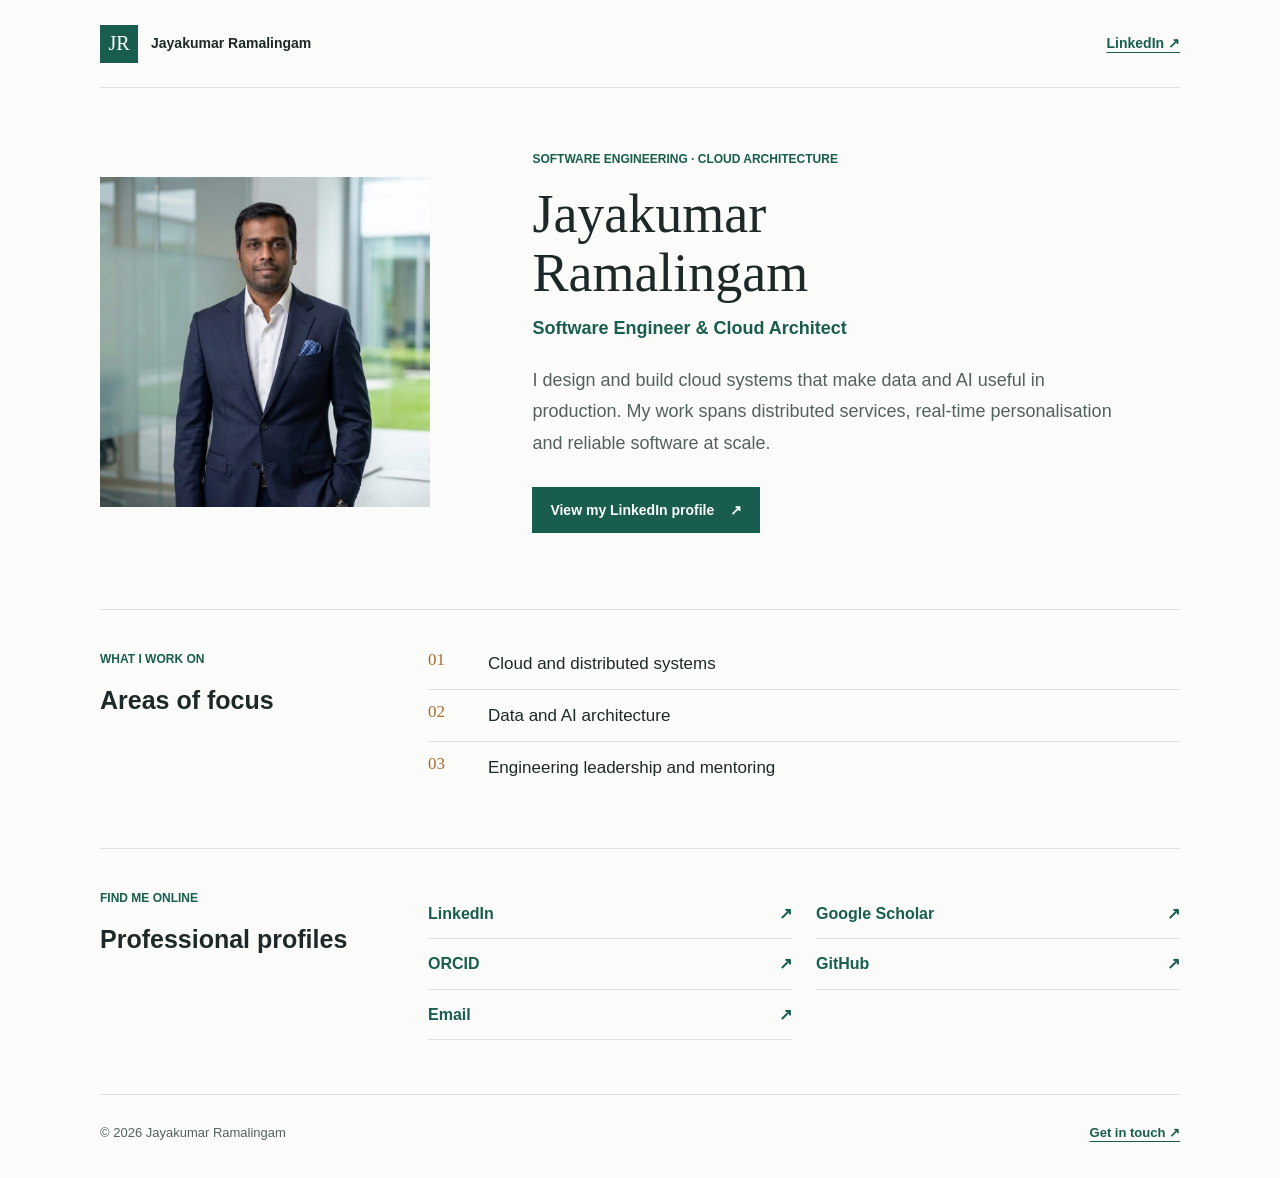
<file: index.html>
<!doctype html>
<html lang="en">
  <head>
    <meta charset="utf-8">
    <meta name="viewport" content="width=device-width, initial-scale=1">
    <meta name="robots" content="noindex, nofollow, noarchive, nosnippet">
    <title>Jayakumar Ramalingam | Software Engineer &amp; Cloud Architect</title>
    <meta name="description" content="Jayakumar Ramalingam is a software engineer and cloud architect working on dependable cloud, data and AI systems.">
    <link rel="canonical" href="https://jayakumarramalingam.com/">
    <meta property="og:type" content="profile">
    <meta property="og:site_name" content="Jayakumar Ramalingam">
    <meta property="og:title" content="Jayakumar Ramalingam | Software Engineer &amp; Cloud Architect">
    <meta property="og:description" content="Cloud architecture, data platforms and practical AI systems.">
    <meta property="og:url" content="https://jayakumarramalingam.com/">
    <meta property="og:image" content="https://jayakumarramalingam.com/assets/profile/jay-full.jpeg">
    <meta property="og:image:alt" content="Portrait of Jayakumar Ramalingam">
    <meta name="twitter:card" content="summary">
    <link rel="icon" href="favicon.svg" type="image/svg+xml">
    <link rel="stylesheet" href="style.css?v=20261007">
  </head>
  <body>
    <a class="skip-link" href="#main">Skip to content</a>
    <header class="site-header wrap">
      <a class="brand" href="/" aria-label="Jayakumar Ramalingam, home"><span class="monogram" aria-hidden="true">JR</span><span>Jayakumar Ramalingam</span></a>
      <a class="header-link" href="https://www.linkedin.com/in/jayakumarramalingam/" target="_blank" rel="noopener noreferrer">LinkedIn <span aria-hidden="true">↗</span></a>
    </header>

    <main id="main" class="wrap">
      <section class="introduction" aria-labelledby="name">
        <img class="portrait" src="assets/profile/jay-full.jpeg" width="945" height="1112" alt="Jayakumar Ramalingam" fetchpriority="high">
        <div class="introduction-copy">
          <p class="eyebrow">Software engineering · Cloud architecture</p>
          <h1 id="name">Jayakumar<br>Ramalingam</h1>
          <p class="role">Software Engineer &amp; Cloud Architect</p>
          <p class="summary">I design and build cloud systems that make data and AI useful in production. My work spans distributed services, real-time personalisation and reliable software at scale.</p>
          <a class="primary-link" href="https://www.linkedin.com/in/jayakumarramalingam/" target="_blank" rel="noopener noreferrer">View my LinkedIn profile <span aria-hidden="true">↗</span></a>
        </div>
      </section>

      <section class="focus" aria-labelledby="focus-title">
        <div class="section-label"><p class="eyebrow">What I work on</p><h2 id="focus-title">Areas of focus</h2></div>
        <ul>
          <li><span class="focus-number">01</span><span>Cloud and distributed systems</span></li>
          <li><span class="focus-number">02</span><span>Data and AI architecture</span></li>
          <li><span class="focus-number">03</span><span>Engineering leadership and mentoring</span></li>
        </ul>
      </section>

      <section class="elsewhere" aria-labelledby="elsewhere-title">
        <div class="section-label"><p class="eyebrow">Find me online</p><h2 id="elsewhere-title">Professional profiles</h2></div>
        <nav class="social-links" aria-label="Professional profiles">
          <a href="https://www.linkedin.com/in/jayakumarramalingam/" target="_blank" rel="noopener noreferrer">LinkedIn <span aria-hidden="true">↗</span></a>
          <a href="https://scholar.google.com/citations?user=TAICrQcAAAAJ" target="_blank" rel="noopener noreferrer">Google Scholar <span aria-hidden="true">↗</span></a>
          <a href="https://orcid.org/0009-0007-9823-3097" target="_blank" rel="noopener noreferrer">ORCID <span aria-hidden="true">↗</span></a>
          <a href="https://github.com/jayakumar-ramalingam/" target="_blank" rel="noopener noreferrer">GitHub <span aria-hidden="true">↗</span></a>
          <a href="mailto:Jayakumar.ramalingam@ieee.org">Email <span aria-hidden="true">↗</span></a>
        </nav>
      </section>
    </main>

    <footer class="site-footer wrap"><span>© 2026 Jayakumar Ramalingam</span><a href="mailto:Jayakumar.ramalingam@ieee.org">Get in touch <span aria-hidden="true">↗</span></a></footer>
  </body>
</html>
</file>
<file: style.css>
:root {
  color-scheme: light;
  --ink: #1d2928;
  --muted: #53615d;
  --green: #185d4e;
  --gold: #a86b31;
  --line: #dce2de;
  --paper: #fbfcfa;
  font-family: Arial, Helvetica, sans-serif;
  color: var(--ink);
  background: var(--paper);
}

* { box-sizing: border-box; }
html { scroll-behavior: smooth; }
body { margin: 0; min-width: 300px; line-height: 1.6; }
a { color: var(--green); text-underline-offset: 4px; }
a:hover { text-decoration-thickness: 2px; }
a:focus-visible { outline: 3px solid var(--gold); outline-offset: 4px; }
.wrap { width: min(1080px, calc(100% - 48px)); margin-inline: auto; }
.skip-link { position: absolute; top: -100px; left: 20px; z-index: 10; padding: 10px 16px; background: white; }
.skip-link:focus { top: 12px; }

.site-header { display: flex; justify-content: space-between; align-items: center; gap: 24px; min-height: 88px; border-bottom: 1px solid var(--line); }
.brand { display: inline-flex; align-items: center; gap: 13px; color: var(--ink); text-decoration: none; font-size: 14px; font-weight: 700; }
.monogram { display: grid; place-items: center; width: 38px; height: 38px; background: var(--green); color: white; font: 20px Georgia, serif; }
.header-link { font-size: 14px; font-weight: 700; white-space: nowrap; }

.introduction { display: grid; grid-template-columns: minmax(0, 330px) minmax(0, 1fr); align-items: center; gap: clamp(36px, 8vw, 104px); padding: 62px 0 76px; }
.portrait { display: block; width: 100%; max-width: 330px; height: auto; aspect-ratio: 1; object-fit: cover; object-position: center top; background: #e3e9e7; }
.eyebrow { margin: 0 0 16px; color: var(--green); font-size: 12px; font-weight: 700; text-transform: uppercase; }
h1, h2, p { margin-top: 0; }
h1 { margin-bottom: 12px; font: 400 54px/1.08 Georgia, serif; overflow-wrap: anywhere; }
.role { margin-bottom: 22px; color: var(--green); font-size: 18px; font-weight: 700; }
.summary { max-width: 580px; margin-bottom: 28px; color: var(--muted); font-size: 18px; line-height: 1.75; }
.primary-link { display: inline-flex; align-items: center; gap: 16px; min-height: 46px; padding: 10px 18px; background: var(--green); color: white; font-size: 14px; font-weight: 700; text-decoration: none; }
.primary-link:hover { background: #104c3f; }

.focus, .elsewhere { display: grid; grid-template-columns: minmax(0, 280px) minmax(0, 1fr); gap: 48px; padding: 40px 0 54px; border-top: 1px solid var(--line); }
.section-label h2 { margin: 0; font-size: 25px; line-height: 1.25; }
.focus ul { list-style: none; padding: 0; margin: 0; }
.focus li { display: grid; grid-template-columns: 44px minmax(0, 1fr); gap: 16px; padding: 12px 0; border-bottom: 1px solid var(--line); font-size: 17px; }
.focus li:first-child { padding-top: 0; }
.focus li:last-child { border-bottom: 0; }
.focus-number { color: var(--gold); font: 17px Georgia, serif; }
.social-links { display: grid; grid-template-columns: repeat(2, minmax(0, 1fr)); gap: 0 24px; }
.social-links a { display: flex; justify-content: space-between; gap: 12px; padding: 12px 0; border-bottom: 1px solid var(--line); font-size: 16px; font-weight: 700; text-decoration: none; }
.social-links a:hover { text-decoration: underline; }
.site-footer { display: flex; justify-content: space-between; gap: 20px; padding: 28px 0 34px; border-top: 1px solid var(--line); color: var(--muted); font-size: 13px; }
.site-footer a { font-weight: 700; }

@media (max-width: 700px) {
  .wrap { width: calc(100% - 32px); }
  .site-header { min-height: 72px; }
  .brand { font-size: 13px; }
  .monogram { width: 34px; height: 34px; font-size: 18px; }
  .header-link { font-size: 13px; }
  .introduction { grid-template-columns: 1fr; gap: 20px; padding: 24px 0 32px; }
  .portrait { width: min(100%, 240px); max-height: 240px; }
  h1 { font-size: 40px; }
  .summary { font-size: 16px; }
  .focus, .elsewhere { grid-template-columns: 1fr; gap: 24px; padding: 32px 0 42px; }
  .social-links { grid-template-columns: 1fr; }
  .site-footer { flex-wrap: wrap; }
}

@media (prefers-reduced-motion: reduce) { html { scroll-behavior: auto; } }
</file>
